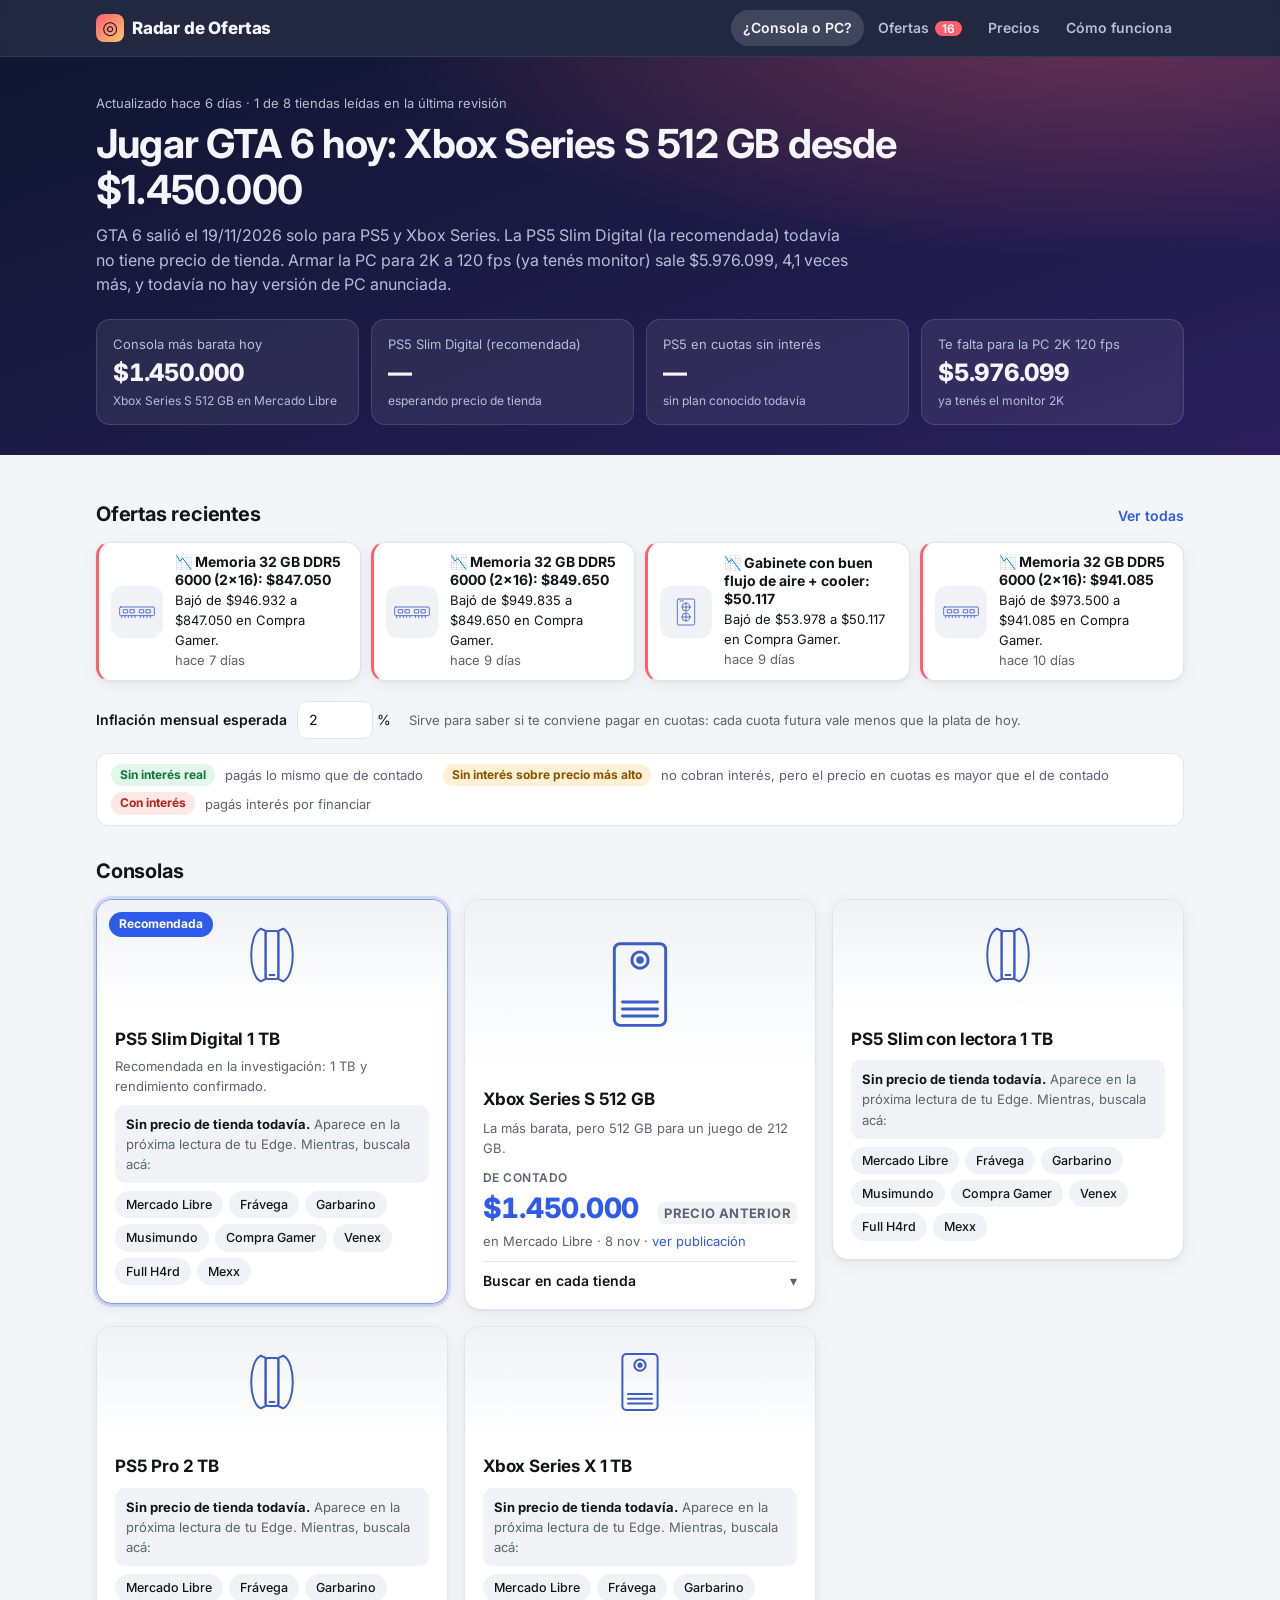
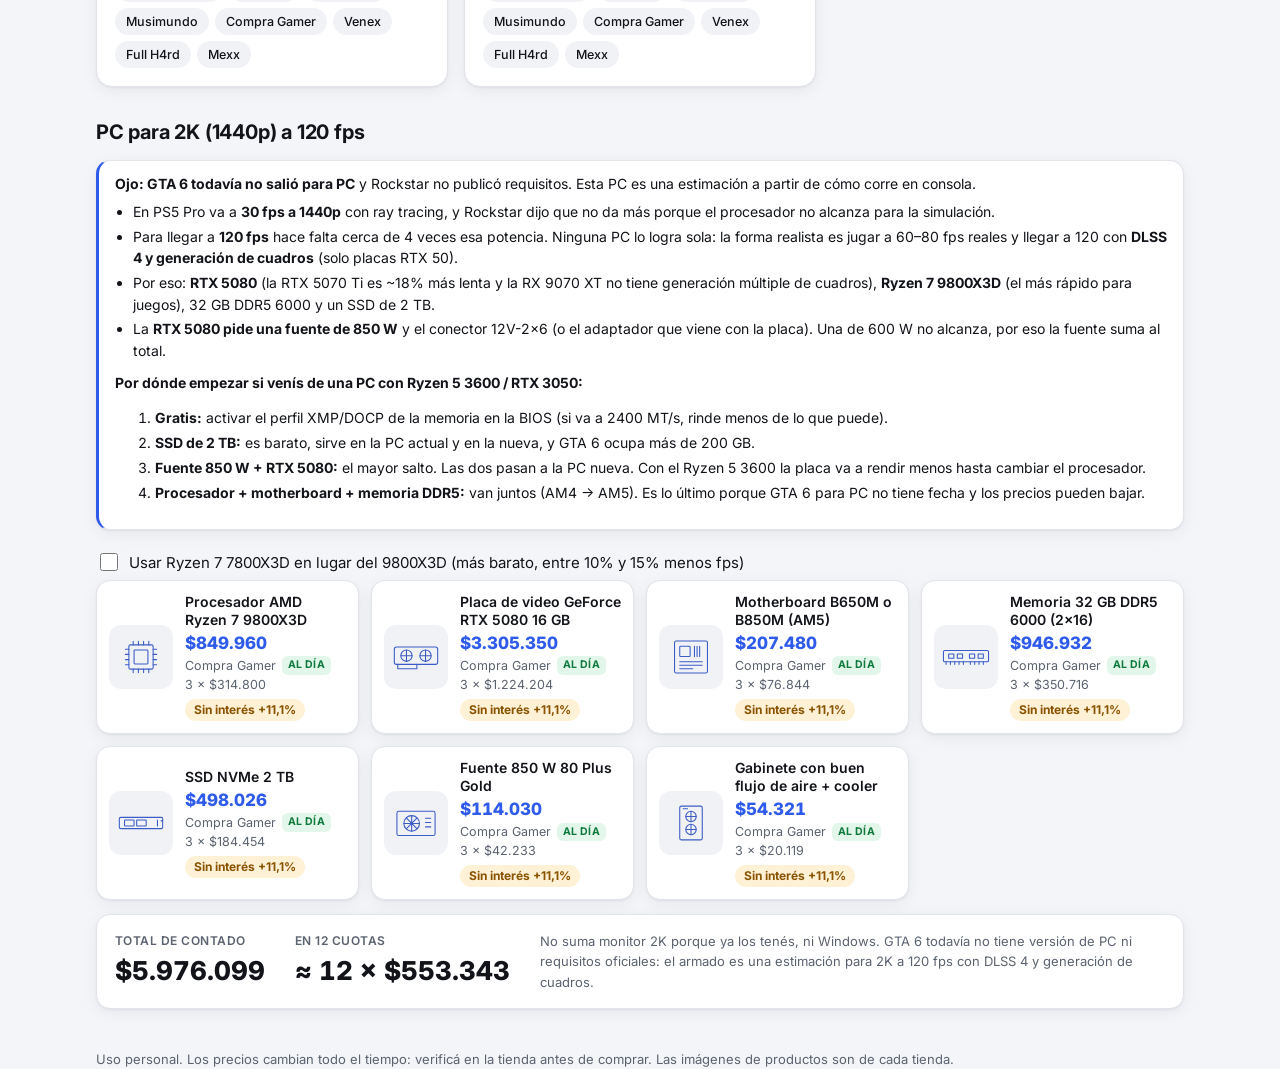
<file: docs/index.html>
<!doctype html>
<html lang="es">
<head>
  <meta charset="utf-8">
  <meta name="viewport" content="width=device-width, initial-scale=1">
  <title>Radar de Ofertas</title>
  <meta name="description" content="Comparador personal: la forma más barata de jugar GTA 6 en Argentina y ofertas de tecnología, contado contra cuotas.">
  <meta name="referrer" content="no-referrer">
  <link rel="icon" href="icon.png">
  <link rel="preconnect" href="https://fonts.googleapis.com">
  <link rel="preconnect" href="https://fonts.gstatic.com" crossorigin>
  <link href="https://fonts.googleapis.com/css2?family=Inter:wght@400;500;600;700;800&display=swap" rel="stylesheet">
  <link rel="stylesheet" href="styles.css">
</head>
<body>
  <header class="top">
    <div class="wrap top-in">
      <a class="brand" href="#gta"><span class="logo">◎</span> Radar de Ofertas</a>
      <nav class="tabs" role="tablist">
        <button data-tab="gta" class="on">¿Consola o PC?</button>
        <button data-tab="ofertas">Ofertas <span id="badge" class="badge" hidden></span></button>
        <button data-tab="precios">Precios</button>
        <button data-tab="info">Cómo funciona</button>
      </nav>
    </div>
  </header>

  <section class="hero">
    <div class="wrap">
      <p class="eyebrow" id="actualizado">Cargando datos…</p>
      <h1 id="titular">La forma más barata de jugar GTA 6</h1>
      <p class="lead" id="bajada"></p>
      <div class="stats" id="stats"></div>
    </div>
  </section>

  <main class="wrap">
    <section id="tab-gta" class="tab on">
      <div id="destacadas" class="destacadas" hidden></div>
      <div class="toolbar">
        <label class="field">Inflación mensual esperada
          <span class="inline"><input type="number" id="inflacion" min="0" max="20" step="0.1"> %</span>
        </label>
        <p class="muted small">Sirve para saber si te conviene pagar en cuotas: cada cuota futura vale menos que la plata de hoy.</p>
      </div>

      <div class="legend">
        <span class="chip sin">Sin interés real</span><span class="muted small">pagás lo mismo que de contado</span>
        <span class="chip lista">Sin interés sobre precio más alto</span><span class="muted small">no cobran interés, pero el precio en cuotas es mayor que el de contado</span>
        <span class="chip con">Con interés</span><span class="muted small">pagás interés por financiar</span>
      </div>

      <h2 class="section-title">Consolas</h2>
      <div class="cards" id="consolas"></div>

      <h2 class="section-title" id="pc-titulo">PC para 2K (1440p) a 120 fps</h2>
      <div class="pc-explica">
        <p><b>Ojo: GTA 6 todavía no salió para PC</b> y Rockstar no publicó requisitos. Esta PC es una estimación a partir de cómo corre en consola.</p>
        <ul>
          <li>En PS5 Pro va a <b>30 fps a 1440p</b> con ray tracing, y Rockstar dijo que no da más porque el procesador no alcanza para la simulación.</li>
          <li>Para llegar a <b>120 fps</b> hace falta cerca de 4 veces esa potencia. Ninguna PC lo logra sola: la forma realista es jugar a 60–80 fps reales y llegar a 120 con <b>DLSS 4 y generación de cuadros</b> (solo placas RTX 50).</li>
          <li>Por eso: <b>RTX 5080</b> (la RTX 5070 Ti es ~18% más lenta y la RX 9070 XT no tiene generación múltiple de cuadros), <b>Ryzen 7 9800X3D</b> (el más rápido para juegos), 32 GB DDR5 6000 y un SSD de 2 TB.</li>
          <li>La <b>RTX 5080 pide una fuente de 850 W</b> y el conector 12V-2x6 (o el adaptador que viene con la placa). Una de 600 W no alcanza, por eso la fuente suma al total.</li>
        </ul>
        <p style="margin-top:10px"><b>Por dónde empezar si venís de una PC con Ryzen 5 3600 / RTX 3050:</b></p>
        <ol>
          <li><b>Gratis:</b> activar el perfil XMP/DOCP de la memoria en la BIOS (si va a 2400 MT/s, rinde menos de lo que puede).</li>
          <li><b>SSD de 2 TB:</b> es barato, sirve en la PC actual y en la nueva, y GTA 6 ocupa más de 200 GB.</li>
          <li><b>Fuente 850 W + RTX 5080:</b> el mayor salto. Las dos pasan a la PC nueva. Con el Ryzen 5 3600 la placa va a rendir menos hasta cambiar el procesador.</li>
          <li><b>Procesador + motherboard + memoria DDR5:</b> van juntos (AM4 → AM5). Es lo último porque GTA 6 para PC no tiene fecha y los precios pueden bajar.</li>
        </ol>
      </div>
      <div class="toolbar">
        <label class="switch"><input type="checkbox" id="cpuBarato"> <span>Usar Ryzen 7 7800X3D en lugar del 9800X3D (más barato, entre 10% y 15% menos fps)</span></label>
      </div>
      <div id="pc"></div>
    </section>

    <section id="tab-ofertas" class="tab">
      <p class="muted intro">Ofertas que el radar detectó en los últimos 30 días: bajas de precio, mínimos históricos, descuentos de 15% o más y planes de 12 cuotas sin interés o más. La extensión de Edge te avisa de estas mismas.</p>
      <div id="alertas"></div>
    </section>

    <section id="tab-precios" class="tab">
      <div class="toolbar">
        <input type="search" id="filtro" placeholder="Buscar producto…">
        <select id="grupo"><option value="">Todo</option><option value="consola">Consolas</option><option value="pc">Piezas de PC</option></select>
      </div>
      <div id="productos"></div>
    </section>

    <section id="tab-info" class="tab prose">
      <h2>Cómo funciona</h2>
      <ol>
        <li><b>Base de datos compartida.</b> Es el archivo <code>docs/data/db.json</code> del repositorio. Guarda el último precio de cada producto en cada tienda, el historial y las ofertas detectadas.</li>
        <li><b>Actualización automática.</b> Cada 6 horas GitHub revisa las tiendas y actualiza la base (en Argentina: 3:17, 9:17, 15:17 y 21:17, con algunos minutos de demora).</li>
        <li><b>Desde tu compu.</b> Si lo activás en la extensión, cada 3 horas Edge lee las tiendas que bloquean a GitHub y suma esos precios a la base.</li>
        <li><b>Esta página</b> lee la base y muestra el comparador, las ofertas y todos los precios.</li>
        <li><b>La extensión de Edge</b> lee la misma base cada hora y te avisa cuando hay una oferta nueva.</li>
      </ol>
      <h3>De dónde salen los precios</h3>
      <p>Todos los precios vienen de páginas de compra: Mercado Libre y las tiendas de tecnología (Compra Gamer, Frávega, Garbarino, Musimundo, Venex, Full H4rd y Mexx). Cada precio lleva a la publicación o a la tienda. <span class="tag auto">al día</span> lo leyó el radar en la última revisión. <span class="tag nota">precio anterior</span> es el último precio que vimos en esa misma publicación. <span class="tag viejo">viejo</span> es de una lectura anterior porque la tienda no respondió esta vez. Las piezas "estimadas" de la PC no tienen link y solo sirven para calcular el total.</p>
      <h3>Contado contra cuotas</h3>
      <p>"Sin interés" casi siempre se cobra sobre un precio más alto que el de contado. El <b>recargo</b> es cuánto más pagás en total en cuotas comparado con el contado. El <b>valor de hoy</b> de las cuotas descuenta la inflación: si es menor que el contado, las cuotas te convienen aunque sumen más.</p>
      <p>Los bancos y tarjetas de cada plan salen de la tienda cuando los publica (por ejemplo, las tiendas hechas con VTEX informan qué tarjetas tienen cada plan). Las promos de bancos cambian según el día: confirmá en la tienda antes de pagar.</p>
      <h3>Tiendas</h3>
      <div id="tiendas"></div>
      <h3>Cambiar los productos</h3>
      <p>Editá <code>productos.json</code> en GitHub (botón del lápiz). Al guardar, la base se actualiza sola en unos minutos.</p>
    </section>
  </main>

  <footer class="wrap muted small">Uso personal. Los precios cambian todo el tiempo: verificá en la tienda antes de comprar. Las imágenes de productos son de cada tienda.</footer>
  <script src="icons.js"></script>
  <script src="app.js"></script>
</body>
</html>
</file>
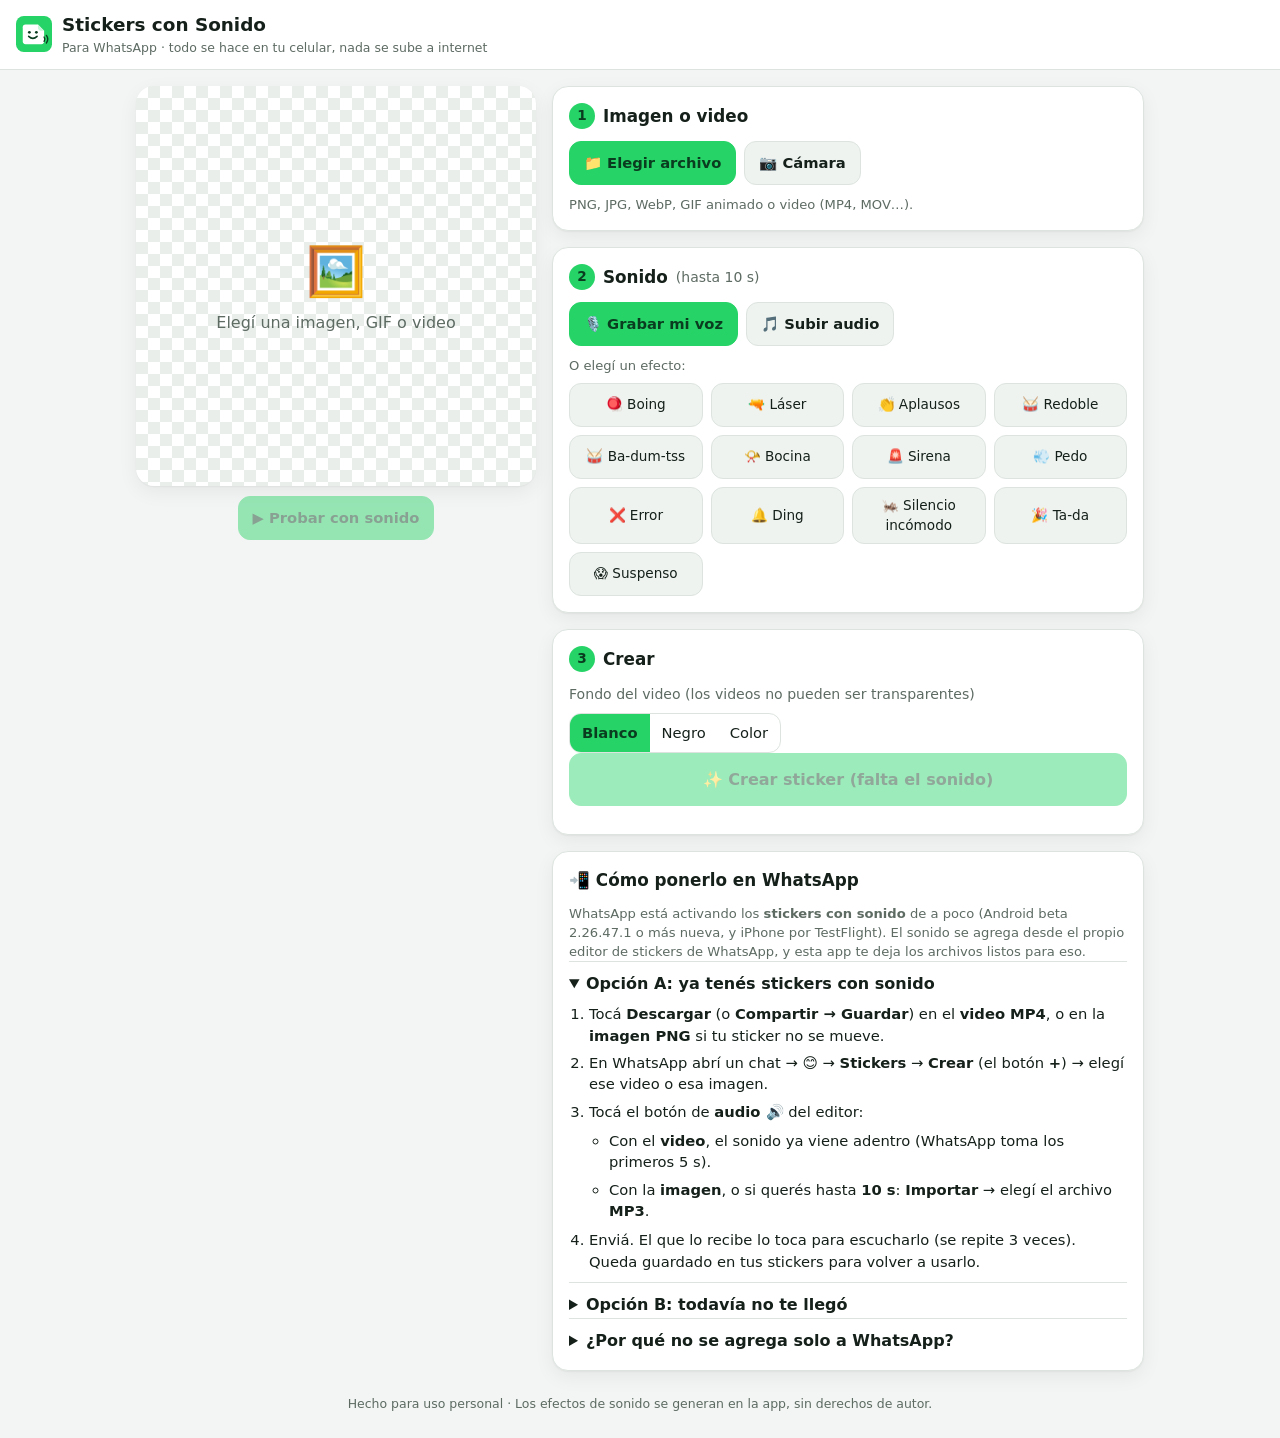
<file: docs/stickers/index.html>
<!doctype html>
<html lang="es">
<head>
<meta charset="utf-8">
<meta name="viewport" content="width=device-width, initial-scale=1, viewport-fit=cover">
<title>Stickers con Sonido</title>
<meta name="description" content="Creá stickers de WhatsApp con sonido desde tu celular: imagen, GIF o video + tu voz, un audio o un efecto.">
<meta name="theme-color" content="#25d366">
<link rel="manifest" href="manifest.webmanifest">
<link rel="icon" href="icon.svg" type="image/svg+xml">
<link rel="apple-touch-icon" href="icon-192.png">
<link rel="stylesheet" href="styles.css">
</head>
<body>
<header class="top">
  <img src="icon.svg" alt="" width="36" height="36">
  <div>
    <h1>Stickers con Sonido</h1>
    <p>Para WhatsApp · todo se hace en tu celular, nada se sube a internet</p>
  </div>
  <button id="installBtn" class="ghost small" hidden>Instalar</button>
</header>

<main>
  <section class="stage">
    <div class="canvas-wrap" id="canvasWrap">
      <canvas id="preview" width="512" height="512" aria-label="Vista previa del sticker"></canvas>
      <div class="empty" id="emptyHint">
        <span>🖼️</span>
        <p>Elegí una imagen, GIF o video</p>
      </div>
      <button id="soundBadge" class="sound-badge" hidden title="Escuchar">🔊</button>
      <button id="tapLoad" class="primary tap-load" hidden>▶ Tocá para cargar el video</button>
    </div>
    <div class="stage-actions">
      <button id="playBtn" class="primary" disabled>▶ Probar con sonido</button>
    </div>
    <p class="hint" id="dragHint" hidden>Arrastrá la imagen para moverla</p>
  </section>

  <div class="steps">
    <!-- PASO 1 -->
    <section class="card">
      <h2><span class="num">1</span> Imagen o video</h2>
      <div class="row wrap">
        <label class="btn primary">📁 Elegir archivo
          <input type="file" id="mediaInput" accept="image/*,video/*" hidden>
        </label>
        <label class="btn">📷 Cámara
          <input type="file" id="cameraInput" accept="image/*,video/*" capture="environment" hidden>
        </label>
      </div>
      <p class="mini" id="mediaInfo">PNG, JPG, WebP, GIF animado o video (MP4, MOV…).</p>

      <div id="mediaControls" class="controls" hidden>
        <div id="clipControls" hidden>
          <label>Desde <output id="clipStartOut">0.0 s</output>
            <input type="range" id="clipStart" min="0" max="10" step="0.1" value="0"></label>
          <label>Duración <output id="clipLenOut">3.0 s</output>
            <input type="range" id="clipLen" min="0.5" max="5" step="0.1" value="3"></label>
        </div>
        <label>Zoom <output id="zoomOut">100%</output>
          <input type="range" id="zoom" min="0.3" max="4" step="0.01" value="1"></label>
        <label>Girar <output id="rotOut">0°</output>
          <input type="range" id="rot" min="-180" max="180" step="1" value="0"></label>

        <div class="field">
          <span>Forma</span>
          <div class="seg" id="shapeSeg">
            <button data-v="free" class="on">Libre</button>
            <button data-v="rounded">Redondeada</button>
            <button data-v="circle">Círculo</button>
          </div>
        </div>

        <div class="field">
          <label class="check"><input type="checkbox" id="removeBg"> Quitar fondo liso</label>
          <label class="sub" id="tolWrap" hidden>Tolerancia <output id="tolOut">40</output>
            <input type="range" id="tol" min="5" max="120" step="1" value="40"></label>
        </div>

        <div class="field">
          <label class="check"><input type="checkbox" id="outline" checked> Borde de sticker</label>
          <div class="row sub" id="outlineWrap">
            <input type="color" id="outlineColor" value="#ffffff" aria-label="Color del borde">
            <input type="range" id="outlineW" min="2" max="24" step="1" value="10" aria-label="Grosor del borde">
          </div>
        </div>

        <div class="field">
          <span>Texto</span>
          <input type="text" id="textTop" placeholder="Texto arriba" maxlength="40">
          <input type="text" id="textBottom" placeholder="Texto abajo" maxlength="40">
          <div class="row">
            <input type="color" id="textColor" value="#ffffff" aria-label="Color del texto">
            <label class="grow">Tamaño
              <input type="range" id="textSize" min="28" max="110" step="1" value="62"></label>
          </div>
        </div>
      </div>
    </section>

    <!-- PASO 2 -->
    <section class="card">
      <h2><span class="num">2</span> Sonido <small>(hasta 10 s)</small></h2>
      <div class="row wrap">
        <button id="recBtn" class="primary">🎙️ Grabar mi voz</button>
        <label class="btn">🎵 Subir audio
          <input type="file" id="audioInput" accept="audio/*,video/*" hidden>
        </label>
        <button id="videoAudioBtn" hidden>🎬 Usar sonido del video</button>
      </div>
      <p class="mini" id="audioInfo">O elegí un efecto:</p>
      <div class="fx-grid" id="fxGrid"></div>

      <div id="audioControls" class="controls" hidden>
        <canvas id="wave" class="wave" aria-label="Forma de onda"></canvas>
        <label>Empieza en <output id="aStartOut">0.0 s</output>
          <input type="range" id="aStart" min="0" max="10" step="0.05" value="0"></label>
        <label>Duración <output id="aLenOut">3.0 s</output>
          <input type="range" id="aLen" min="0.3" max="10" step="0.05" value="3"></label>
        <label>Volumen <output id="volOut">100%</output>
          <input type="range" id="vol" min="0" max="2" step="0.05" value="1"></label>
        <div class="field">
          <span>Efecto de voz</span>
          <div class="chips" id="voiceChips"></div>
        </div>
        <div class="row wrap">
          <label class="check"><input type="checkbox" id="normalize" checked> Subir volumen automático</label>
          <label class="check"><input type="checkbox" id="fade" checked> Suavizar inicio y final</label>
        </div>
        <button id="listenBtn">▶ Escuchar solo el audio</button>
      </div>
    </section>

    <!-- PASO 3 -->
    <section class="card">
      <h2><span class="num">3</span> Crear</h2>
      <div class="field">
        <span>Fondo del video (los videos no pueden ser transparentes)</span>
        <div class="row">
          <div class="seg" id="bgSeg">
            <button data-v="#ffffff" class="on">Blanco</button>
            <button data-v="#111111">Negro</button>
            <button data-v="custom">Color</button>
          </div>
          <input type="color" id="bgColor" value="#25d366" aria-label="Color de fondo" hidden>
        </div>
      </div>
      <button id="createBtn" class="primary big" disabled>✨ Crear sticker con sonido</button>
      <div id="progress" class="progress" hidden><div></div><span></span></div>
      <div id="results" class="results"></div>
      <div id="comboWrap" hidden>
        <button id="comboBtn" class="big">📤 Enviar sticker + audio juntos</button>
        <p class="mini">Para cuando a vos o a tu amigo todavía no les llegó la función: el sticker sale como sticker y el audio justo abajo.</p>
      </div>
    </section>

    <section class="card guide" id="guide">
      <h2>📲 Cómo ponerlo en WhatsApp</h2>
      <p class="mini">WhatsApp está activando los <b>stickers con sonido</b> de a poco (Android beta 2.26.47.1 o más nueva, y iPhone por TestFlight). El sonido se agrega desde el propio editor de stickers de WhatsApp, y esta app te deja los archivos listos para eso.</p>
      <details open>
        <summary>Opción A: ya tenés stickers con sonido</summary>
        <ol>
          <li>Tocá <b>Descargar</b> (o <b>Compartir → Guardar</b>) en el <b>video MP4</b>, o en la <b>imagen PNG</b> si tu sticker no se mueve.</li>
          <li>En WhatsApp abrí un chat → 😊 → <b>Stickers</b> → <b>Crear</b> (el botón <b>+</b>) → elegí ese video o esa imagen.</li>
          <li>Tocá el botón de <b>audio 🔊</b> del editor:
            <ul>
              <li>Con el <b>video</b>, el sonido ya viene adentro (WhatsApp toma los primeros 5 s).</li>
              <li>Con la <b>imagen</b>, o si querés hasta <b>10 s</b>: <b>Importar</b> → elegí el archivo <b>MP3</b>.</li>
            </ul>
          </li>
          <li>Enviá. El que lo recibe lo toca para escucharlo (se repite 3 veces). Queda guardado en tus stickers para volver a usarlo.</li>
        </ol>
      </details>
      <details>
        <summary>Opción B: todavía no te llegó</summary>
        <ul>
          <li><b>Enviar sticker + audio juntos</b>: el WebP llega como sticker (en Android) y el MP3 abajo, listo para reproducir.</li>
          <li>O mandá el <b>video MP4</b>: se ve el sticker en movimiento y se escucha el sonido.</li>
          <li>Para recibir la función antes: Play Store → WhatsApp → <b>Unirte al programa beta</b> (si hay lugares), o en iPhone, TestFlight.</li>
        </ul>
      </details>
      <details>
        <summary>¿Por qué no se agrega solo a WhatsApp?</summary>
        <p class="mini">WhatsApp no publicó el formato de los stickers con sonido ni dejó que otras apps los carguen. Lo que sí deja es crearlos en su editor con tu video o imagen y tu audio, que es justo lo que te da esta app, cortado al tamaño exacto (512×512, video de 5 s como máximo y audio de 10 s como máximo).</p>
      </details>
    </section>
  </div>
</main>

<footer class="foot">Hecho para uso personal · Los efectos de sonido se generan en la app, sin derechos de autor.</footer>

<script src="vendor/lame.min.js"></script>
<script type="module" src="app.js"></script>
</body>
</html>
</file>
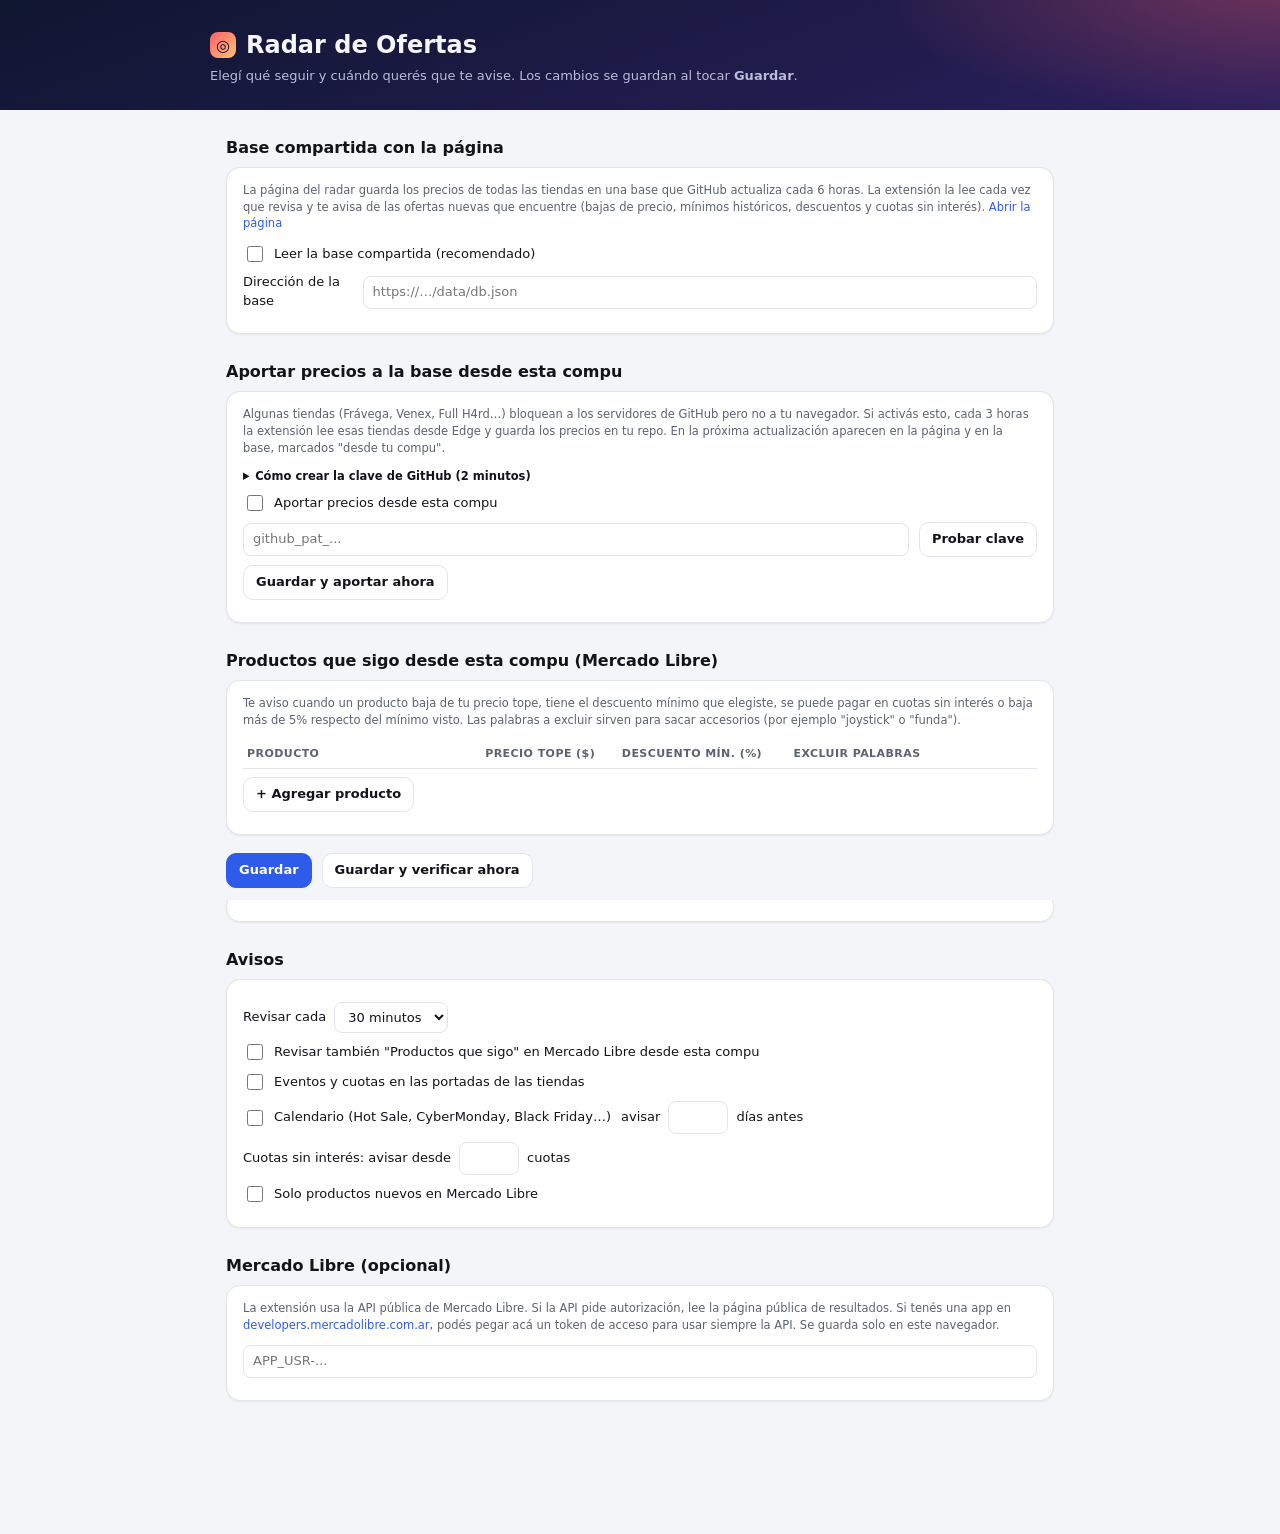
<file: extension/options.html>
<!doctype html>
<html lang="es">
<head>
  <meta charset="utf-8">
  <meta name="viewport" content="width=device-width, initial-scale=1">
  <title>Opciones · Radar de Ofertas</title>
  <link rel="stylesheet" href="styles.css">
</head>
<body class="options">
  <header class="options-hero"><div class="in">
    <h1><span class="logo">◎</span> Radar de Ofertas</h1>
    <p>Elegí qué seguir y cuándo querés que te avise. Los cambios se guardan al tocar <b>Guardar</b>.</p>
  </div></header>
  <main>
  <h2>Base compartida con la página</h2>
  <section>
    <p class="muted small">La página del radar guarda los precios de todas las tiendas en una base que GitHub actualiza cada 6 horas. La extensión la lee cada vez que revisa y te avisa de las ofertas nuevas que encuentre (bajas de precio, mínimos históricos, descuentos y cuotas sin interés). <a href="https://tomycampeon1-sketch.github.io/radar-ofertas-edge/" target="_blank">Abrir la página</a></p>
    <div class="row"><label><input type="checkbox" id="useSharedDb"> Leer la base compartida (recomendado)</label></div>
    <div class="row"><label style="flex:1">Dirección de la base <input id="dbUrl" style="width:100%" placeholder="https://…/data/db.json"></label></div>
  </section>

  <h2>Aportar precios a la base desde esta compu</h2>
  <section>
    <p class="muted small">Algunas tiendas (Frávega, Venex, Full H4rd…) bloquean a los servidores de GitHub pero no a tu navegador. Si activás esto, cada 3 horas la extensión lee esas tiendas desde Edge y guarda los precios en tu repo. En la próxima actualización aparecen en la página y en la base, marcados "desde tu compu".</p>
    <details class="small"><summary><b>Cómo crear la clave de GitHub (2 minutos)</b></summary>
      <ol>
        <li>Entrá a <a href="https://github.com/settings/personal-access-tokens/new" target="_blank">github.com/settings/personal-access-tokens/new</a>.</li>
        <li><b>Token name</b>: "Radar de Ofertas". <b>Expiration</b>: 1 año (o lo que prefieras).</li>
        <li><b>Repository access</b>: "Only select repositories" y elegí <b>radar-ofertas-edge</b>.</li>
        <li><b>Permissions</b> &gt; Repository permissions &gt; <b>Contents</b>: "Read and write". No hace falta nada más.</li>
        <li>Tocá <b>Generate token</b>, copiá la clave (empieza con <code>github_pat_</code>) y pegala acá abajo.</li>
      </ol>
      <p>La clave queda guardada solo en este Edge y solo puede tocar ese repo.</p>
    </details>
    <div class="row"><label><input type="checkbox" id="aportar"> Aportar precios desde esta compu</label></div>
    <div class="row"><input type="password" id="githubToken" placeholder="github_pat_..." style="flex:1;min-width:240px"><button id="probarToken">Probar clave</button></div>
    <div class="row"><button id="aporteNow">Guardar y aportar ahora</button><span id="aporteMsg" class="small muted"></span></div>
  </section>

  <h2>Productos que sigo desde esta compu (Mercado Libre)</h2>
  <section>
    <p class="muted small">Te aviso cuando un producto baja de tu precio tope, tiene el descuento mínimo que elegiste, se puede pagar en cuotas sin interés o baja más de 5% respecto del mínimo visto. Las palabras a excluir sirven para sacar accesorios (por ejemplo "joystick" o "funda").</p>
    <table>
      <thead><tr><th style="width:30%">Producto</th><th>Precio tope ($)</th><th>Descuento mín. (%)</th><th style="width:30%">Excluir palabras</th><th></th></tr></thead>
      <tbody id="watch"></tbody>
    </table>
    <div class="row"><button id="add">+ Agregar producto</button></div>
  </section>

  <h2>Tiendas</h2>
  <section>
    <div class="grid" id="stores"></div>
  </section>

  <h2>Avisos</h2>
  <section>
    <div class="row"><label>Revisar cada <select id="intervalMinutes">
      <option value="30">30 minutos</option><option value="60">1 hora</option><option value="120">2 horas</option><option value="240">4 horas</option><option value="720">12 horas</option>
    </select></label></div>
    <div class="row"><label><input type="checkbox" id="notifyWatchlist"> Revisar también "Productos que sigo" en Mercado Libre desde esta compu</label></div>
    <div class="row"><label><input type="checkbox" id="notifyStoreBanners"> Eventos y cuotas en las portadas de las tiendas</label></div>
    <div class="row"><label><input type="checkbox" id="notifyEvents"> Calendario (Hot Sale, CyberMonday, Black Friday…)</label>
      <label>avisar <input type="number" id="daysBeforeEvent" min="0" max="14" style="width:60px"> días antes</label></div>
    <div class="row"><label>Cuotas sin interés: avisar desde <input type="number" id="minInstallmentsSinInteres" min="1" max="24" style="width:60px"> cuotas</label></div>
    <div class="row"><label><input type="checkbox" id="onlyNewCondition"> Solo productos nuevos en Mercado Libre</label></div>
  </section>

  <h2>Mercado Libre (opcional)</h2>
  <section>
    <p class="muted small">La extensión usa la API pública de Mercado Libre. Si la API pide autorización, lee la página pública de resultados. Si tenés una app en <a href="https://developers.mercadolibre.com.ar/" target="_blank">developers.mercadolibre.com.ar</a>, podés pegar acá un token de acceso para usar siempre la API. Se guarda solo en este navegador.</p>
    <div class="row"><input type="password" id="mlAccessToken" placeholder="APP_USR-..." style="flex:1;min-width:240px"></div>
  </section>

  <div class="row savebar">
    <button class="primary" id="save">Guardar</button>
    <button id="test">Guardar y verificar ahora</button>
    <span id="msg" class="saved"></span>
  </div>
  </main>
  <script type="module" src="options.js"></script>
</body>
</html>
</file>
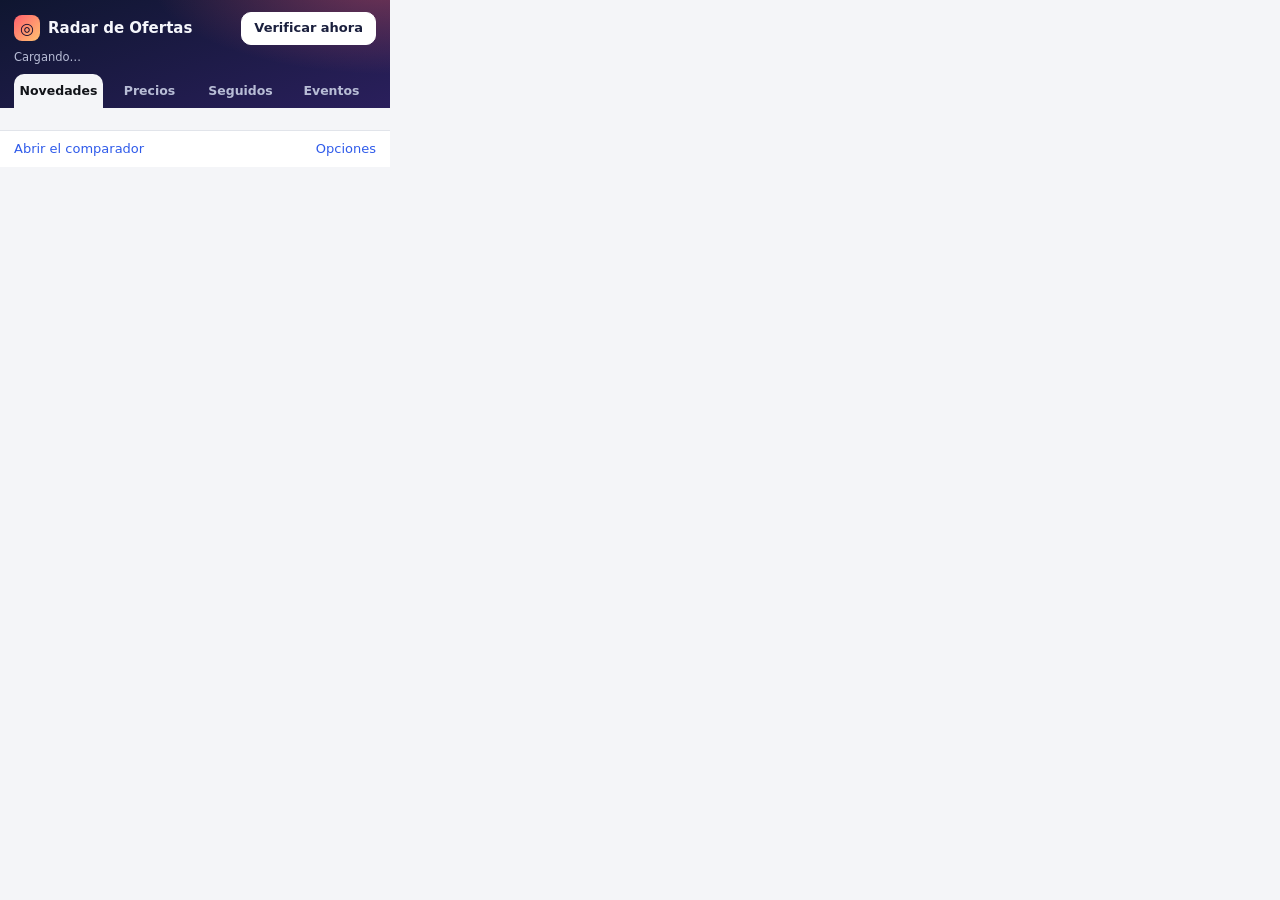
<file: extension/popup.html>
<!doctype html>
<html lang="es">
<head>
  <meta charset="utf-8">
  <title>Radar de Ofertas</title>
  <meta name="referrer" content="no-referrer">
  <link rel="stylesheet" href="styles.css">
</head>
<body class="popup">
  <header class="hero">
    <div class="hero-row">
      <span class="brand"><span class="logo">◎</span> Radar de Ofertas</span>
      <button id="run" class="primary" title="Revisar ahora la base y las tiendas">Verificar ahora</button>
    </div>
    <div class="sub" id="status">Cargando…</div>
    <nav class="tabs">
      <button data-tab="feed" class="on">Novedades</button>
      <button data-tab="precios">Precios</button>
      <button data-tab="watch">Seguidos</button>
      <button data-tab="events">Eventos</button>
    </nav>
  </header>
  <div class="panel" id="panel"></div>
  <div class="foot">
    <a href="https://tomycampeon1-sketch.github.io/radar-ofertas-edge/" target="_blank">Abrir el comparador</a>
    <span class="actions"><a href="#" id="opts">Opciones</a></span>
  </div>
  <script type="module" src="popup.js"></script>
</body>
</html>
</file>
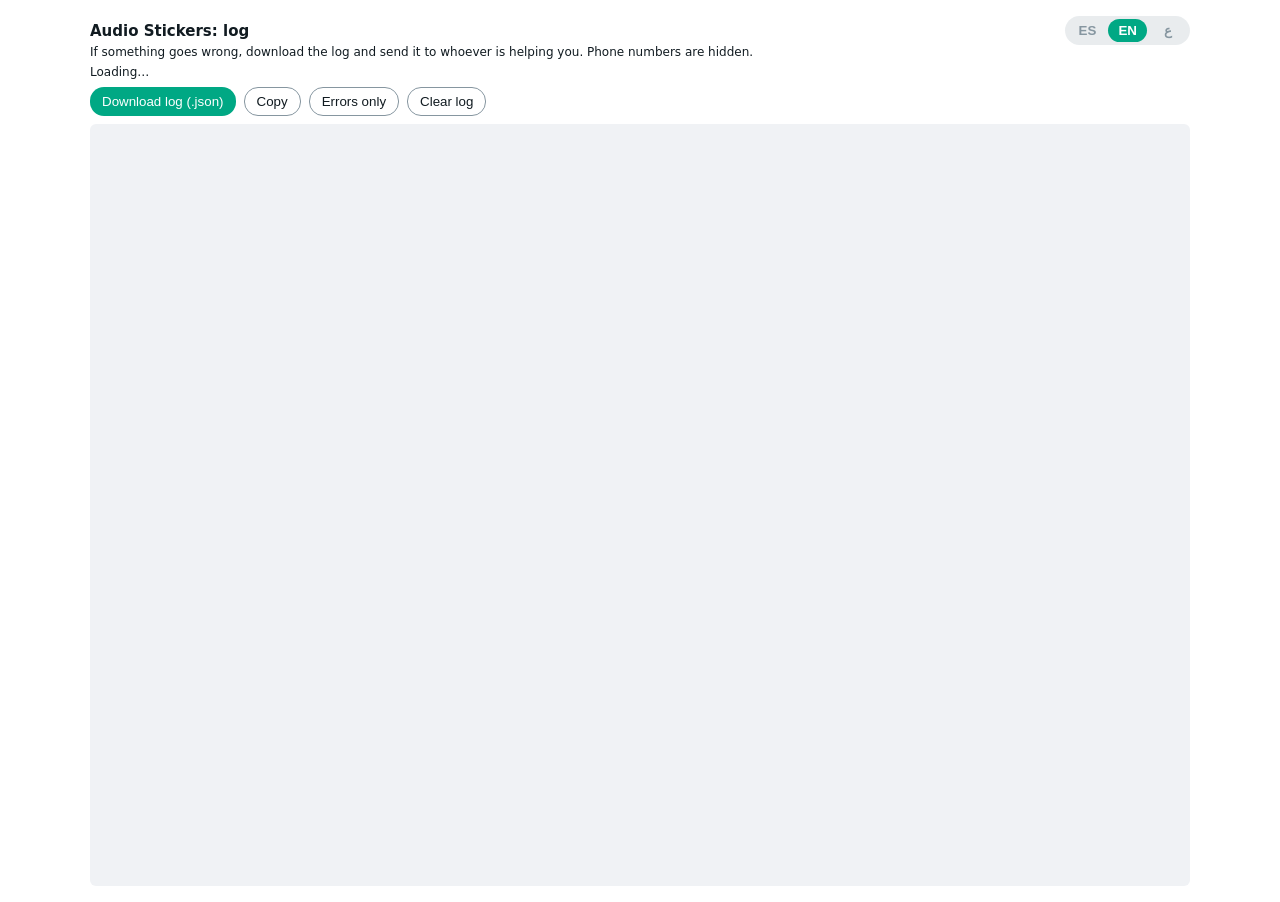
<file: stickers-extension/log.html>
<!doctype html>
<html lang="en" dir="ltr">
<head>
  <meta charset="utf-8">
  <title id="t"></title>
  <style>
    body { max-width: 1100px; margin: 0 auto; padding: 16px; font: 13px system-ui, "Segoe UI", sans-serif; background: #fff; color: #111b21; }
    @media (prefers-color-scheme: dark) { body { background: #111b21; color: #e9edef; } #log { background: #202c33 !important; } }
    h1 { font-size: 15px; margin: 0 0 6px; }
    .row { display: flex; gap: 8px; margin: 8px 0; flex-wrap: wrap; }
    button { padding: 6px 12px; border-radius: 14px; border: 1px solid #8696a0; background: transparent; color: inherit; cursor: pointer; }
    button.main { background: #00a884; color: #fff; border: none; }
    #summary { font-size: 12px; }
    #log { direction: ltr; text-align: left; height: calc(100vh - 150px); overflow: auto; font: 11px/1.35 ui-monospace, Consolas, monospace; background: #f0f2f5; padding: 6px; border-radius: 6px; white-space: pre-wrap; }
    .e { color: #d13b3b; } .w { color: #b7791f; }
    #langsw button { border: none; padding: 4px 10px; min-width: 38px; font-weight: 700; color: #8696a0; }
    #langsw button.on { background: #00a884; color: #fff; cursor: default; }
  </style>
</head>
<body>
  <div style="display:flex;align-items:center;gap:8px"><h1 id="h" style="margin:0"></h1><span id="langsw" style="margin-inline-start:auto;display:inline-flex;gap:2px;padding:3px;border-radius:16px;background:rgba(134,150,160,.18)"><button id="lang-es" lang="es" title="Español">ES</button><button id="lang-en" lang="en" title="English">EN</button><button id="lang-ar" lang="ar" title="العربية">ع</button></span></div>
  <div id="intro" style="font-size:12px;margin-bottom:6px"></div>
  <div id="summary"></div>
  <div class="row">
    <button class="main" id="dl"></button>
    <button id="copy"></button>
    <button id="errors"></button>
    <button id="clear"></button>
  </div>
  <div id="log"></div>
  <script src="log.js"></script>
</body>
</html>
</file>
<file: docs/styles.css>
:root {
  --bg: #f4f5f8;
  --surface: #ffffff;
  --surface-2: #f0f2f6;
  --text: #121419;
  --muted: #5b6270;
  --line: #e1e4ea;
  --accent: #2f5bea;
  --accent-ink: #ffffff;
  --sin: #0e7a3c;
  --sin-bg: #e3f6ea;
  --lista: #8a5300;
  --lista-bg: #fff1d6;
  --con: #b42318;
  --con-bg: #fde8e6;
  --hero-1: #0f1630;
  --hero-2: #2a1f5c;
  --hero-text: #f5f6fb;
  --hero-muted: #b8bdd6;
  --shadow: 0 1px 2px rgba(16, 24, 40, 0.05), 0 4px 16px rgba(16, 24, 40, 0.06);
  --radius: 16px;
}
@media (prefers-color-scheme: dark) {
  :root:not([data-theme="light"]) {
    --bg: #0d0f14;
    --surface: #161a22;
    --surface-2: #1e232d;
    --text: #e9ebf0;
    --muted: #9aa1b0;
    --line: #2a303b;
    --accent: #7c9bff;
    --accent-ink: #0d0f14;
    --sin: #5fd38f;
    --sin-bg: #143322;
    --lista: #f3bd63;
    --lista-bg: #3a2b10;
    --con: #ff8f85;
    --con-bg: #3d1916;
    --hero-1: #0b1022;
    --hero-2: #221a4a;
    --shadow: none;
  }
}
:root[data-theme="dark"] {
  --bg: #0d0f14; --surface: #161a22; --surface-2: #1e232d; --text: #e9ebf0; --muted: #9aa1b0; --line: #2a303b;
  --accent: #7c9bff; --accent-ink: #0d0f14; --sin: #5fd38f; --sin-bg: #143322; --lista: #f3bd63; --lista-bg: #3a2b10;
  --con: #ff8f85; --con-bg: #3d1916; --hero-1: #0b1022; --hero-2: #221a4a; --shadow: none;
}
* { box-sizing: border-box; }
html { scroll-behavior: smooth; }
body {
  margin: 0;
  background: var(--bg);
  color: var(--text);
  font: 15px/1.55 Inter, system-ui, -apple-system, "Segoe UI", Roboto, sans-serif;
  -webkit-font-smoothing: antialiased;
}
a { color: var(--accent); text-decoration: none; }
a:hover { text-decoration: underline; }
.wrap { max-width: 1120px; margin: 0 auto; padding: 0 16px; }
.muted { color: var(--muted); }
.small { font-size: 13px; }
.num { font-variant-numeric: tabular-nums; }

/* barra superior */
.top { background: color-mix(in srgb, var(--hero-1) 92%, transparent); backdrop-filter: blur(10px); position: sticky; top: 0; z-index: 10; border-bottom: 1px solid rgba(255,255,255,0.08); }
.top-in { display: flex; flex-wrap: wrap; gap: 8px 16px; align-items: center; justify-content: space-between; padding: 10px 16px; }
.brand { color: var(--hero-text); font-weight: 800; font-size: 17px; letter-spacing: -0.01em; display: flex; align-items: center; gap: 8px; }
.brand:hover { text-decoration: none; }
.logo { display: inline-grid; place-items: center; width: 28px; height: 28px; border-radius: 8px; background: linear-gradient(135deg, #ff5f6d, #ffc371); color: #1a1030; font-size: 18px; }
.tabs { display: flex; gap: 2px; flex-wrap: wrap; }
.tabs button { border: 0; background: transparent; color: var(--hero-muted); font: inherit; font-weight: 600; font-size: 14px; padding: 7px 12px; border-radius: 999px; cursor: pointer; }
.tabs button:hover { color: var(--hero-text); }
.tabs button.on { background: rgba(255,255,255,0.14); color: var(--hero-text); }
.badge { background: #ff5f6d; color: #fff; border-radius: 10px; padding: 0 7px; font-size: 12px; margin-left: 2px; }

/* portada */
.hero { background: radial-gradient(1200px 400px at 85% -10%, rgba(255,95,109,0.35), transparent 60%), linear-gradient(160deg, var(--hero-1), var(--hero-2)); color: var(--hero-text); padding: 36px 0 30px; }
.eyebrow { color: var(--hero-muted); font-size: 13px; margin: 0 0 8px; }
.hero h1 { font-size: clamp(26px, 4.4vw, 40px); line-height: 1.15; letter-spacing: -0.02em; margin: 0 0 10px; max-width: 820px; }
.lead { color: var(--hero-muted); font-size: 16px; max-width: 760px; margin: 0 0 22px; }
.stats { display: grid; grid-template-columns: repeat(auto-fit, minmax(200px, 1fr)); gap: 12px; }
.stat { background: rgba(255,255,255,0.07); border: 1px solid rgba(255,255,255,0.12); border-radius: 14px; padding: 14px 16px; }
.stat .k { color: var(--hero-muted); font-size: 13px; }
.stat .v { font-size: 24px; font-weight: 800; letter-spacing: -0.01em; font-variant-numeric: tabular-nums; }
.stat .s { color: var(--hero-muted); font-size: 12px; }

.tab { display: none; padding: 8px 0 40px; }
.tab.on { display: block; }
.section-title { font-size: 20px; letter-spacing: -0.01em; margin: 30px 0 12px; }
.intro { margin: 22px 0 14px; max-width: 760px; }

.toolbar { display: flex; flex-wrap: wrap; gap: 8px 18px; align-items: center; margin: 20px 0 6px; }
.toolbar p { margin: 0; flex: 1; min-width: 220px; }
.field { display: flex; align-items: center; gap: 10px; font-weight: 600; font-size: 14px; }
.inline { display: inline-flex; align-items: center; gap: 4px; font-weight: 400; }
input[type="number"], input[type="search"], select {
  font: inherit; color: var(--text); background: var(--surface); border: 1px solid var(--line); border-radius: 10px; padding: 7px 11px;
}
input[type="number"] { width: 76px; }
input[type="search"] { flex: 1; min-width: 180px; }
.switch { display: flex; align-items: center; gap: 8px; cursor: pointer; }
.switch input { width: 18px; height: 18px; accent-color: var(--accent); }

.legend { display: flex; flex-wrap: wrap; align-items: center; gap: 6px 10px; background: var(--surface); border: 1px solid var(--line); border-radius: 12px; padding: 10px 14px; margin-top: 14px; }
.legend .muted { margin-right: 10px; }

/* etiquetas de cuotas */
.chip { display: inline-flex; align-items: center; gap: 4px; font-size: 12px; font-weight: 700; padding: 2px 9px; border-radius: 999px; white-space: nowrap; }
.chip.sin { background: var(--sin-bg); color: var(--sin); }
.chip.lista { background: var(--lista-bg); color: var(--lista); }
.chip.con { background: var(--con-bg); color: var(--con); }
.tag { display: inline-block; font-size: 10.5px; font-weight: 700; padding: 1px 6px; border-radius: 6px; vertical-align: middle; text-transform: uppercase; letter-spacing: 0.03em; }
.tag.auto { background: var(--sin-bg); color: var(--sin); }
.tag.nota { background: var(--surface-2); color: var(--muted); }
.tag.viejo { background: var(--lista-bg); color: var(--lista); }

/* tarjetas de consolas */
.cards { display: grid; grid-template-columns: repeat(auto-fill, minmax(320px, 1fr)); gap: 16px; }
.card { background: var(--surface); border: 1px solid var(--line); border-radius: var(--radius); box-shadow: var(--shadow); overflow: hidden; display: flex; flex-direction: column; }
.card.top-pick { border-color: color-mix(in srgb, var(--accent) 55%, var(--line)); box-shadow: 0 0 0 3px color-mix(in srgb, var(--accent) 18%, transparent), var(--shadow); }
.media { position: relative; height: 170px; display: grid; place-items: center; background: linear-gradient(180deg, var(--surface-2), var(--surface)); color: color-mix(in srgb, var(--accent) 70%, var(--muted)); }
.media img { max-width: 78%; max-height: 150px; object-fit: contain; mix-blend-mode: multiply; }
@media (prefers-color-scheme: dark) { :root:not([data-theme="light"]) .media img { mix-blend-mode: normal; border-radius: 10px; background: #fff; padding: 6px; } }
.media svg { width: 140px; height: 105px; }
.ribbon { position: absolute; top: 12px; left: 12px; background: var(--accent); color: var(--accent-ink); font-size: 12px; font-weight: 700; padding: 3px 10px; border-radius: 999px; }
.card-body { padding: 16px 18px 18px; display: flex; flex-direction: column; gap: 10px; flex: 1; }
.card h3 { margin: 0; font-size: 17px; letter-spacing: -0.01em; }
.card .nota { font-size: 13px; color: var(--muted); margin: -4px 0 0; }
.price-row { display: flex; align-items: baseline; justify-content: space-between; gap: 8px; flex-wrap: wrap; }
.price-big { font-size: 28px; font-weight: 800; letter-spacing: -0.02em; font-variant-numeric: tabular-nums; }
.price-label { font-size: 12px; color: var(--muted); text-transform: uppercase; letter-spacing: 0.04em; font-weight: 600; }
.where { font-size: 13px; color: var(--muted); }
.cuota-box { background: var(--surface-2); border-radius: 12px; padding: 10px 12px; }
.cuota-box .line { display: flex; justify-content: space-between; align-items: center; gap: 8px; flex-wrap: wrap; }
.cuota-box .big { font-weight: 700; font-size: 17px; font-variant-numeric: tabular-nums; }
.cuota-box .sub { font-size: 12.5px; color: var(--muted); margin-top: 2px; }
.verdict { padding: 9px 12px; border-radius: 10px; font-size: 13.5px; line-height: 1.45; }
.verdict.good { background: var(--sin-bg); color: var(--sin); }
.verdict.warn { background: var(--lista-bg); color: var(--lista); }

details.opts { border-top: 1px solid var(--line); padding-top: 8px; }
details.opts > summary { cursor: pointer; font-weight: 600; font-size: 14px; list-style: none; display: flex; justify-content: space-between; align-items: center; }
details.opts > summary::-webkit-details-marker { display: none; }
details.opts > summary::after { content: "▾"; color: var(--muted); transition: transform 0.15s; }
details.opts[open] > summary::after { transform: rotate(180deg); }
.plan { display: grid; grid-template-columns: 1fr auto; gap: 2px 10px; padding: 9px 0; border-bottom: 1px dashed var(--line); font-size: 13.5px; }
.plan:last-child { border-bottom: 0; }
.plan .st { font-weight: 600; }
.plan .amt { text-align: right; font-weight: 700; font-variant-numeric: tabular-nums; }
.plan .meta { grid-column: 1 / -1; color: var(--muted); font-size: 12.5px; display: flex; flex-wrap: wrap; gap: 4px 8px; align-items: center; }
.empty-plans { font-size: 13px; color: var(--muted); padding: 8px 0; }

.links { display: flex; flex-wrap: wrap; gap: 6px; }
.pill { display: inline-block; background: var(--surface-2); color: var(--text); border-radius: 999px; padding: 4px 11px; font-size: 12.5px; font-weight: 500; }
.pill:hover { text-decoration: none; outline: 1px solid var(--line); }

/* PC */
.pc-grid { display: grid; grid-template-columns: repeat(auto-fill, minmax(250px, 1fr)); gap: 12px; }
.part { background: var(--surface); border: 1px solid var(--line); border-radius: 14px; padding: 12px; display: grid; grid-template-columns: 64px 1fr; gap: 12px; align-items: center; box-shadow: var(--shadow); }
.thumb { width: 64px; height: 64px; border-radius: 12px; background: var(--surface-2); display: grid; place-items: center; overflow: hidden; color: color-mix(in srgb, var(--accent) 70%, var(--muted)); flex: none; }
.thumb img { width: 100%; height: 100%; object-fit: contain; background: #fff; }
.thumb svg { width: 52px; height: 40px; }
.part .n { font-weight: 600; font-size: 14px; line-height: 1.3; }
.part .p { font-weight: 800; font-size: 17px; font-variant-numeric: tabular-nums; }
.part .w { font-size: 12.5px; color: var(--muted); display: flex; flex-wrap: wrap; gap: 4px 6px; align-items: center; }
.pc-total { margin-top: 14px; background: var(--surface); border: 1px solid var(--line); border-radius: 14px; padding: 16px 18px; display: flex; flex-wrap: wrap; gap: 10px 30px; align-items: center; box-shadow: var(--shadow); }
.pc-total .v { font-size: 26px; font-weight: 800; font-variant-numeric: tabular-nums; }
.pc-total .k { font-size: 12px; color: var(--muted); text-transform: uppercase; letter-spacing: 0.04em; font-weight: 600; }

/* lista de precios */
.prod { background: var(--surface); border: 1px solid var(--line); border-radius: 14px; margin-bottom: 10px; overflow: hidden; box-shadow: var(--shadow); }
.prod > summary { list-style: none; cursor: pointer; padding: 10px 14px; display: flex; flex-wrap: wrap; gap: 8px 14px; align-items: center; }
.prod > summary::-webkit-details-marker { display: none; }
.prod > summary .thumb { width: 48px; height: 48px; border-radius: 10px; }
.prod > summary .thumb svg { width: 38px; height: 30px; }
.prod > summary .name { font-weight: 700; flex: 1; min-width: 160px; }
.prod > summary .price { font-weight: 800; font-variant-numeric: tabular-nums; }
.prod .body { padding: 0 14px 14px; }
.tablewrap { overflow-x: auto; border: 1px solid var(--line); border-radius: 12px; }
table { width: 100%; border-collapse: collapse; background: var(--surface); min-width: 620px; }
th, td { text-align: left; padding: 9px 12px; border-bottom: 1px solid var(--line); vertical-align: top; font-size: 14px; }
tr:last-child td { border-bottom: 0; }
th { font-size: 11.5px; color: var(--muted); font-weight: 600; text-transform: uppercase; letter-spacing: 0.04em; background: var(--surface-2); }
td.r, th.r { text-align: right; font-variant-numeric: tabular-nums; }
.spark { width: 110px; height: 28px; }
.spark path { fill: none; stroke: var(--accent); stroke-width: 1.8; }

.alert { display: flex; gap: 14px; align-items: center; background: var(--surface); border: 1px solid var(--line); border-radius: 14px; padding: 12px 16px; margin-bottom: 10px; color: inherit; box-shadow: var(--shadow); }
.alert:hover { border-color: var(--accent); text-decoration: none; }
.alert .t { font-weight: 700; }
.empty { background: var(--surface); border: 1px dashed var(--line); border-radius: 14px; padding: 28px; text-align: center; color: var(--muted); }

.stores { display: grid; grid-template-columns: repeat(auto-fill, minmax(230px, 1fr)); gap: 8px; }
.store { background: var(--surface); border: 1px solid var(--line); border-radius: 12px; padding: 9px 12px; font-size: 14px; }
.dot { display: inline-block; width: 8px; height: 8px; border-radius: 50%; margin-right: 6px; background: var(--muted); }
.dot.ok { background: var(--sin); }
.dot.bad { background: var(--con); }
.prose { max-width: 780px; }
.prose li { margin-bottom: 6px; }
code { background: var(--surface-2); padding: 1px 5px; border-radius: 4px; font-size: 13px; }
footer { padding: 24px 16px 40px; }

/* arreglos y agregados */
.pc-explica { background: var(--surface); border: 1px solid var(--line); border-left: 3px solid var(--accent); border-radius: 14px; padding: 12px 16px; font-size: 14px; box-shadow: var(--shadow); }
.pc-explica p { margin: 0 0 6px; }
.pc-explica ul { margin: 0; padding-left: 18px; }
.pc-explica li { margin: 3px 0; }
.part.ya { opacity: .72; box-shadow: none; border-style: dashed; }
.part > div { min-width: 0; }
.part .n { overflow-wrap: anywhere; }
.part .chip, .plan .chip, td .chip { white-space: normal; text-align: left; }
.cards { align-items: start; }
.media.chica { height: 110px; }
.media.chica svg { width: 96px; height: 72px; }
.card.sin-datos .card-body { gap: 8px; }
.aguardando { font-size: 13px; color: var(--muted); background: var(--surface-2); border-radius: 10px; padding: 9px 11px; }
.aguardando b { color: var(--text); }
a.stat { color: inherit; display: block; transition: background .15s, border-color .15s; }
a.stat:hover { text-decoration: none; background: rgba(255,255,255,0.12); border-color: rgba(255,255,255,0.3); }
.destacadas { margin-top: 6px; }
.dest-head { display: flex; align-items: baseline; justify-content: space-between; gap: 10px; }
.dest-head a { font-weight: 600; font-size: 14px; }
.dest-grid { display: grid; grid-template-columns: repeat(auto-fill, minmax(250px, 1fr)); gap: 10px; }
.dest { display: flex; gap: 12px; align-items: center; background: var(--surface); border: 1px solid var(--line); border-left: 3px solid #ff5f6d; border-radius: 14px; padding: 10px 12px; color: inherit; box-shadow: var(--shadow); min-width: 0; }
.dest > div { min-width: 0; }
.dest:hover { border-color: var(--accent); border-left-color: #ff5f6d; text-decoration: none; }
.dest .t { font-weight: 700; font-size: 14px; line-height: 1.3; }
.dest .thumb { width: 52px; height: 52px; }
.dest .thumb svg { width: 40px; height: 32px; }

@media (max-width: 520px) {
  .top-in { padding: 8px 12px; }
  .tabs button { padding: 6px 9px; font-size: 13px; }
  .cards { grid-template-columns: 1fr; }
  .media { height: 150px; }
  .price-big { font-size: 25px; }
  .stats { grid-template-columns: 1fr 1fr; gap: 8px; }
  .stat { padding: 10px 12px; }
  .stat .v { font-size: 19px; }
  .stat .s { font-size: 11.5px; }
}
</file>
<file: docs/stickers/styles.css>
:root {
  --bg: #f2f5f3;
  --card: #ffffff;
  --text: #15201a;
  --muted: #5d6b63;
  --line: #dde4df;
  --accent: #25d366;
  --accent-ink: #0a3d20;
  --accent-strong: #128c4a;
  --chip: #eef3f0;
  --shadow: 0 1px 2px rgb(0 0 0 / .05), 0 6px 20px rgb(0 0 0 / .06);
  --check-a: #e9eeeb;
  --check-b: #ffffff;
  color-scheme: light;
}
@media (prefers-color-scheme: dark) {
  :root:not([data-theme="light"]) {
    --bg: #0e1411; --card: #17201b; --text: #e7efe9; --muted: #98a89f; --line: #26322b;
    --accent-strong: #3ee07f; --chip: #1f2a24; --check-a: #222c26; --check-b: #19221d;
    --shadow: 0 1px 2px rgb(0 0 0 / .3); color-scheme: dark;
  }
}
:root[data-theme="dark"] {
  --bg: #0e1411; --card: #17201b; --text: #e7efe9; --muted: #98a89f; --line: #26322b;
  --accent-strong: #3ee07f; --chip: #1f2a24; --check-a: #222c26; --check-b: #19221d;
  --shadow: 0 1px 2px rgb(0 0 0 / .3); color-scheme: dark;
}

* { box-sizing: border-box; }
[hidden] { display: none !important; }
html { -webkit-text-size-adjust: 100%; }
body {
  margin: 0; background: var(--bg); color: var(--text);
  font: 16px/1.45 system-ui, -apple-system, "Segoe UI", Roboto, sans-serif;
  padding-bottom: env(safe-area-inset-bottom);
}
h1 { font-size: 1.15rem; margin: 0; }
h2 { font-size: 1.05rem; margin: 0 0 12px; display: flex; align-items: center; gap: 8px; }
h2 small { color: var(--muted); font-weight: 500; }
.num {
  display: inline-grid; place-items: center; width: 26px; height: 26px; border-radius: 50%;
  background: var(--accent); color: var(--accent-ink); font-size: .85rem; font-weight: 800;
}

.top {
  display: flex; align-items: center; gap: 10px; padding: 12px 16px;
  padding-top: max(12px, env(safe-area-inset-top));
  background: var(--card); border-bottom: 1px solid var(--line);
}
.top p { margin: 0; font-size: .78rem; color: var(--muted); }
.top > div { flex: 1; min-width: 0; }

main {
  max-width: 1040px; margin: 0 auto; padding: 16px;
  display: grid; gap: 16px; grid-template-columns: 1fr;
}
@media (min-width: 860px) {
  main { grid-template-columns: 400px 1fr; align-items: start; }
  .stage { position: sticky; top: 16px; }
}

.stage { display: grid; gap: 10px; }
.canvas-wrap {
  position: relative; width: 100%; max-width: 400px; margin: 0 auto; aspect-ratio: 1;
  border-radius: 18px; overflow: hidden; box-shadow: var(--shadow);
  background-color: var(--check-b);
  background-image:
    linear-gradient(45deg, var(--check-a) 25%, transparent 25%, transparent 75%, var(--check-a) 75%),
    linear-gradient(45deg, var(--check-a) 25%, transparent 25%, transparent 75%, var(--check-a) 75%);
  background-size: 24px 24px; background-position: 0 0, 12px 12px;
  touch-action: none;
}
.canvas-wrap canvas { width: 100%; height: 100%; display: block; cursor: grab; }
.empty {
  position: absolute; inset: 0; display: grid; place-content: center; text-align: center;
  color: var(--muted); pointer-events: none;
}
.empty span { font-size: 3rem; }
.empty p { margin: 4px 0 0; }
.sound-badge {
  position: absolute; right: 10px; bottom: 10px; width: 44px; height: 44px; border-radius: 50%;
  padding: 0; font-size: 1.2rem; background: rgb(0 0 0 / .55); color: #fff; border: 0;
}
.tap-load { position: absolute; left: 50%; top: 50%; transform: translate(-50%, -50%); box-shadow: 0 6px 24px rgb(0 0 0 / .25); }
.stage-actions { display: flex; justify-content: center; }
.hint { text-align: center; margin: 0; font-size: .8rem; color: var(--muted); }

.steps { display: grid; gap: 16px; min-width: 0; }
.card {
  background: var(--card); border: 1px solid var(--line); border-radius: 16px;
  padding: 16px; box-shadow: var(--shadow); min-width: 0;
}
.controls { display: grid; gap: 12px; margin-top: 14px; }
.controls label, .field > span { display: grid; gap: 4px; font-size: .88rem; color: var(--muted); }
.controls output { color: var(--text); font-variant-numeric: tabular-nums; font-weight: 600; }
.controls > label { grid-template-columns: 1fr auto; }
.controls > label input[type=range] { grid-column: 1 / -1; }
#clipControls { display: grid; gap: 12px; }
#clipControls label { grid-template-columns: 1fr auto; }
#clipControls input { grid-column: 1 / -1; }
.field { display: grid; gap: 8px; }
.sub { margin-left: 28px; }
.check { display: flex !important; align-items: center; gap: 8px; color: var(--text) !important; font-size: .92rem !important; }
.check input { width: 20px; height: 20px; accent-color: var(--accent-strong); }
.row { display: flex; gap: 8px; align-items: center; }
.row.wrap { flex-wrap: wrap; }
.grow { flex: 1; }
.mini { font-size: .82rem; color: var(--muted); margin: 10px 0 0; }

input[type=range] { width: 100%; accent-color: var(--accent-strong); height: 28px; }
input[type=text] {
  width: 100%; font: inherit; padding: 10px 12px; border-radius: 10px;
  border: 1px solid var(--line); background: var(--bg); color: var(--text);
}
input[type=color] { width: 44px; height: 36px; padding: 2px; border: 1px solid var(--line); border-radius: 8px; background: var(--bg); }

button, .btn {
  font: inherit; font-weight: 600; font-size: .92rem; border-radius: 12px; padding: 10px 14px;
  border: 1px solid var(--line); background: var(--chip); color: var(--text); cursor: pointer;
  display: inline-flex; align-items: center; justify-content: center; gap: 6px; min-height: 44px;
  -webkit-tap-highlight-color: transparent;
}
button:disabled { opacity: .45; cursor: default; }
button.primary, .btn.primary { background: var(--accent); border-color: var(--accent); color: var(--accent-ink); }
button.big { width: 100%; padding: 14px; font-size: 1rem; }
button.small { min-height: 36px; padding: 6px 12px; font-size: .85rem; }
button.ghost { background: transparent; }
button.rec { background: #e53935; border-color: #e53935; color: #fff; animation: pulse 1.2s infinite; }
@keyframes pulse { 50% { opacity: .75; } }

.seg { display: inline-flex; border: 1px solid var(--line); border-radius: 12px; overflow: hidden; }
.seg button { border: 0; border-radius: 0; background: transparent; min-height: 38px; padding: 6px 12px; font-weight: 500; }
.seg button.on { background: var(--accent); color: var(--accent-ink); font-weight: 700; }

.fx-grid { display: grid; grid-template-columns: repeat(auto-fill, minmax(118px, 1fr)); gap: 8px; margin-top: 8px; }
.fx-grid button { font-weight: 500; font-size: .85rem; padding: 8px; }
.fx-grid button.on, .chips button.on { background: var(--accent); border-color: var(--accent); color: var(--accent-ink); }
.chips { display: flex; flex-wrap: wrap; gap: 6px; }
.chips button { min-height: 36px; padding: 6px 10px; font-weight: 500; font-size: .85rem; border-radius: 999px; }

.wave { width: 100%; height: 72px; border-radius: 10px; background: var(--bg); border: 1px solid var(--line); touch-action: none; }

.progress { margin-top: 12px; position: relative; height: 30px; border-radius: 10px; background: var(--chip); overflow: hidden; }
.progress div { position: absolute; inset: 0 auto 0 0; width: 0; background: var(--accent); transition: width .2s; }
.progress span { position: relative; display: block; text-align: center; line-height: 30px; font-size: .82rem; font-weight: 600; }

.results { display: grid; gap: 10px; margin-top: 12px; }
.result {
  display: grid; grid-template-columns: 72px 1fr; gap: 12px; align-items: center;
  border: 1px solid var(--line); border-radius: 14px; padding: 10px;
}
.result .thumb {
  width: 72px; height: 72px; border-radius: 10px; overflow: hidden; display: grid; place-items: center;
  background: var(--chip); font-size: 1.8rem;
}
.result .thumb img, .result .thumb video { width: 100%; height: 100%; object-fit: contain; }
.result h3 { margin: 0; font-size: .95rem; }
.result p { margin: 2px 0 8px; font-size: .78rem; color: var(--muted); }
.result .acts { display: flex; gap: 6px; flex-wrap: wrap; }
.result .acts button, .result .acts a { min-height: 36px; padding: 6px 12px; font-size: .85rem; }
.result .acts a { text-decoration: none; }
.result.star { border-color: var(--accent); }
#comboWrap { margin-top: 12px; }

.guide ol, .guide ul { padding-left: 20px; margin: 8px 0; }
.guide li { margin: 6px 0; font-size: .92rem; }
.guide details { border-top: 1px solid var(--line); padding: 10px 0 2px; }
.guide summary { cursor: pointer; font-weight: 700; }

.toast {
  position: fixed; left: 50%; bottom: max(20px, env(safe-area-inset-bottom)); transform: translateX(-50%);
  background: #15201a; color: #fff; padding: 10px 16px; border-radius: 12px; font-size: .9rem;
  max-width: calc(100% - 32px); box-shadow: 0 6px 24px rgb(0 0 0 / .25); z-index: 10;
}
.foot { text-align: center; font-size: .78rem; color: var(--muted); padding: 8px 16px 24px; }
</file>
<file: extension/styles.css>
:root {
  --bg: #f4f5f8;
  --surface: #ffffff;
  --surface-2: #eef0f5;
  --fg: #121419;
  --muted: #5b6270;
  --line: #e1e4ea;
  --accent: #2f5bea;
  --accent-fg: #ffffff;
  --hero-1: #0f1630;
  --hero-2: #2a1f5c;
  --hero-text: #f5f6fb;
  --hero-muted: #b8bdd6;
  --sin: #0e7a3c;
  --sin-bg: #e3f6ea;
  --lista: #8a5300;
  --lista-bg: #fff1d6;
  --con: #b42318;
  --con-bg: #fde8e6;
  --hot: #ff5f6d;
  --shadow: 0 1px 2px rgba(16, 24, 40, 0.06);
}
@media (prefers-color-scheme: dark) {
  :root {
    --bg: #0d0f14;
    --surface: #161a22;
    --surface-2: #1e232d;
    --fg: #e9ebf0;
    --muted: #9aa1b0;
    --line: #2a303b;
    --accent: #7c9bff;
    --accent-fg: #0d0f14;
    --sin: #5fd38f;
    --sin-bg: #143322;
    --lista: #f3bd63;
    --lista-bg: #3a2b10;
    --con: #ff8f85;
    --con-bg: #3d1916;
    --shadow: none;
  }
}
* { box-sizing: border-box; }
body {
  margin: 0;
  font: 13px/1.45 "Segoe UI Variable", "Segoe UI", system-ui, sans-serif;
  background: var(--bg);
  color: var(--fg);
  -webkit-font-smoothing: antialiased;
}
a { color: var(--accent); text-decoration: none; }
a:hover { text-decoration: underline; }
button {
  font: inherit;
  font-weight: 600;
  border: 1px solid var(--line);
  background: var(--surface);
  color: var(--fg);
  border-radius: 10px;
  padding: 7px 12px;
  cursor: pointer;
}
button:hover { border-color: var(--accent); }
button.primary { background: var(--accent); border-color: var(--accent); color: var(--accent-fg); }
button:disabled { opacity: .6; cursor: default; }
input, select {
  font: inherit;
  color: var(--fg);
  background: var(--surface);
  border: 1px solid var(--line);
  border-radius: 8px;
  padding: 6px 9px;
}
input:focus, select:focus { outline: 2px solid color-mix(in srgb, var(--accent) 40%, transparent); border-color: var(--accent); }
.muted { color: var(--muted); }
.small { font-size: 11.5px; }

.chip { display: inline-flex; align-items: center; font-size: 11px; font-weight: 700; padding: 1px 8px; border-radius: 999px; white-space: nowrap; }
.chip.sin { background: var(--sin-bg); color: var(--sin); }
.chip.lista { background: var(--lista-bg); color: var(--lista); }
.chip.con { background: var(--con-bg); color: var(--con); }
.chip.hot { background: color-mix(in srgb, var(--hot) 18%, transparent); color: var(--hot); }
.pill { display: inline-block; padding: 2px 9px; border-radius: 999px; font-size: 11.5px; font-weight: 500; background: var(--surface-2); color: var(--fg); }
.pill:hover { text-decoration: none; outline: 1px solid var(--line); }
.pill.hot { background: color-mix(in srgb, var(--hot) 18%, transparent); color: var(--hot); font-weight: 700; }

/* ---------- ventanita ---------- */
body.popup { width: 390px; }
.hero {
  background: radial-gradient(400px 160px at 100% -20%, rgba(255,95,109,0.4), transparent 60%), linear-gradient(160deg, var(--hero-1), var(--hero-2));
  color: var(--hero-text);
  padding: 12px 14px 0;
  position: sticky; top: 0; z-index: 2;
}
.hero-row { display: flex; align-items: center; gap: 10px; }
.brand { flex: 1; font-weight: 800; font-size: 15px; display: flex; align-items: center; gap: 8px; }
.logo { display: inline-grid; place-items: center; width: 26px; height: 26px; border-radius: 8px; background: linear-gradient(135deg, #ff5f6d, #ffc371); color: #1a1030; font-size: 16px; }
.hero button.primary { background: #fff; color: #1a1f3d; border-color: #fff; padding: 6px 12px; }
.hero .sub { color: var(--hero-muted); font-size: 11.5px; margin: 4px 0 8px; }
.tabs { display: flex; gap: 2px; }
.tabs button { flex: 1; background: transparent; border: 0; color: var(--hero-muted); border-radius: 10px 10px 0 0; padding: 8px 4px; font-size: 12.5px; }
.tabs button:hover { color: var(--hero-text); }
.tabs button.on { background: var(--bg); color: var(--fg); }
.panel { padding: 10px 12px 12px; max-height: 460px; overflow: auto; }
.group { font-size: 11px; font-weight: 700; text-transform: uppercase; letter-spacing: .05em; color: var(--muted); margin: 10px 2px 6px; }
.item {
  display: flex; gap: 10px; align-items: center; padding: 9px 10px; border-radius: 12px;
  background: var(--surface); border: 1px solid var(--line); margin-bottom: 7px; color: inherit; box-shadow: var(--shadow);
}
a.item:hover { border-color: var(--accent); text-decoration: none; }
.item.unseen { border-left: 3px solid var(--hot); }
.thumb { width: 46px; height: 46px; flex: none; border-radius: 10px; background: var(--surface-2); display: grid; place-items: center; overflow: hidden; font-size: 20px; }
.thumb img { width: 100%; height: 100%; object-fit: contain; background: #fff; }
.item .body { flex: 1; min-width: 0; }
.item .t { font-weight: 700; }
.item .price { font-weight: 800; font-size: 15px; font-variant-numeric: tabular-nums; }
.item .meta { display: flex; flex-wrap: wrap; gap: 4px 6px; align-items: center; margin-top: 2px; }
.empty { text-align: center; padding: 28px 10px; color: var(--muted); background: var(--surface); border: 1px dashed var(--line); border-radius: 12px; }
.links { display: flex; flex-wrap: wrap; gap: 4px; margin-top: 6px; }
.note { color: var(--muted); font-size: 11.5px; margin: 8px 2px 0; }
.foot { padding: 9px 14px; border-top: 1px solid var(--line); background: var(--surface); display: flex; justify-content: space-between; align-items: center; gap: 8px; }
.foot .actions { display: flex; gap: 10px; white-space: nowrap; }

/* ---------- opciones ---------- */
body.options { padding-bottom: 48px; }
.options-hero { background: radial-gradient(700px 240px at 100% -20%, rgba(255,95,109,0.35), transparent 60%), linear-gradient(160deg, var(--hero-1), var(--hero-2)); color: var(--hero-text); padding: 28px 16px 24px; }
.options-hero .in, .options main { max-width: 860px; margin: 0 auto; }
.options-hero h1 { font-size: 24px; margin: 0 0 4px; display: flex; align-items: center; gap: 10px; }
.options-hero p { color: var(--hero-muted); margin: 0; }
.options main { padding: 0 16px; }
.options h2 { font-size: 16px; margin: 26px 0 8px; }
.options section { background: var(--surface); border: 1px solid var(--line); border-radius: 14px; padding: 14px 16px; box-shadow: var(--shadow); }
.options section > p:first-child { margin-top: 0; }
.options details summary { cursor: pointer; }
.options details ol { padding-left: 20px; }
.row { display: flex; flex-wrap: wrap; gap: 10px; align-items: center; margin: 8px 0; }
.row label { display: flex; align-items: center; gap: 8px; }
.row input[type="checkbox"] { width: 16px; height: 16px; accent-color: var(--accent); }
table { width: 100%; border-collapse: collapse; }
th, td { text-align: left; padding: 6px 4px; border-bottom: 1px solid var(--line); vertical-align: middle; }
th { font-size: 11px; color: var(--muted); font-weight: 600; text-transform: uppercase; letter-spacing: .04em; }
td input { width: 100%; }
.grid { display: grid; grid-template-columns: repeat(auto-fill, minmax(190px, 1fr)); gap: 6px; }
.saved { color: var(--sin); margin-left: 8px; font-weight: 600; }
.savebar { position: sticky; bottom: 0; background: color-mix(in srgb, var(--bg) 92%, transparent); backdrop-filter: blur(6px); padding: 12px 0; margin-top: 18px; }
@media (max-width: 640px) {
  table, thead, tbody, tr, td { display: block; }
  thead { display: none; }
  tr { border-bottom: 1px solid var(--line); padding: 6px 0; }
  td { border: none; }
}
</file>
